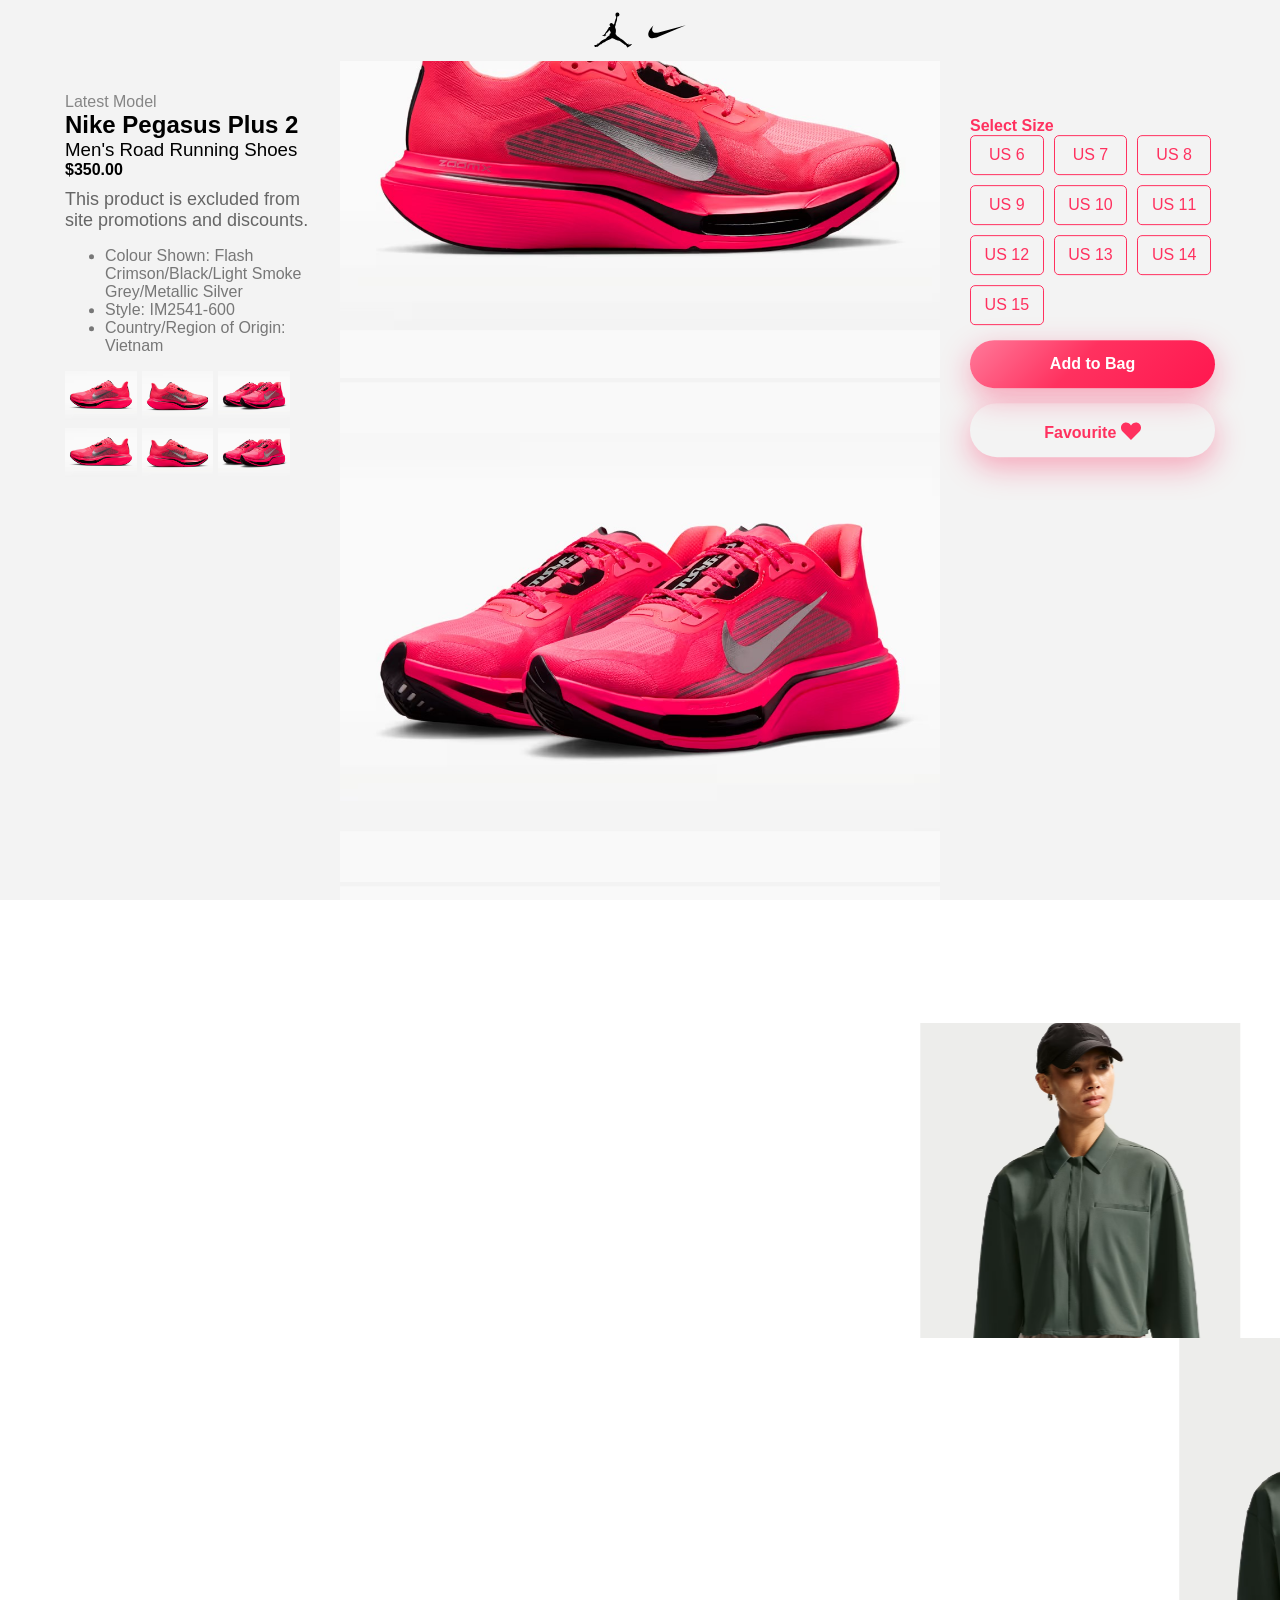
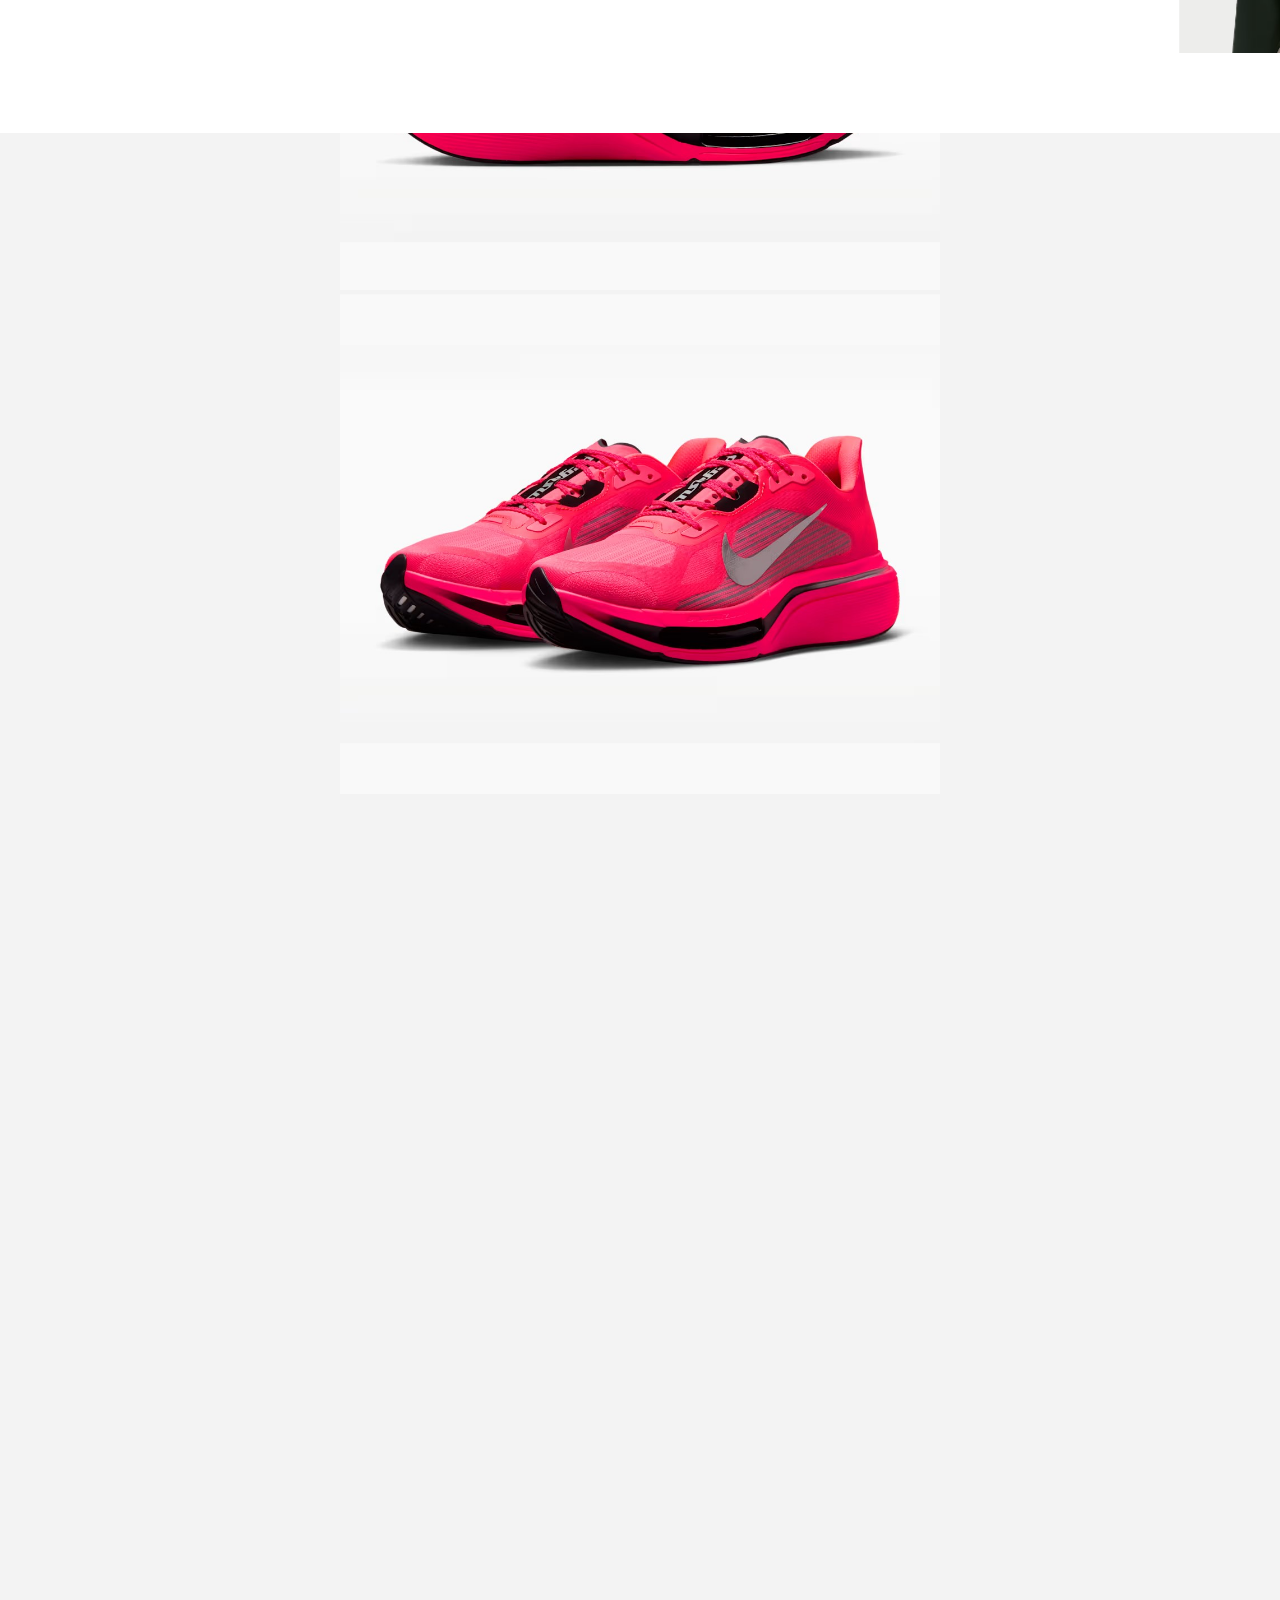
<file: index.html>
<!DOCTYPE html>
<html lang="en">
<head>
    <meta charset="UTF-8">
    <meta name="viewport" content="width=device-width, initial-scale=1.0">
    <title>Nike - Redesign</title>
    <link href="css/style.css" rel="stylesheet" >
</head>
<body>
    <div class="cst-sections">
        <div class="cst-header-section">
            <div>
                <div class="cst-header-logo">
                    <a class="cst-header-image">
                        <svg aria-hidden="true" focusable="false" viewBox="0 0 24 24" role="img" width="24px" height="24px" fill="none"><path fill="currentColor" fill-rule="evenodd" d="M13.182 3.733c-.012-.039-.012-.039-.012-.072a.966.966 0 01.922-1.007.97.97 0 011.007.922.964.964 0 01-.917 1.007c-.027.004-.062 0-.101 0-.016.004-.04.004-.056.022-.056.084.14.073-.005.44 0 0 0 .038-.012.077-.012.14-.08.562-.096.793.029.04.04.05.029.13a6.003 6.003 0 01-.09.534c-.04.14-.096.174-.147.202-.073.298-.095.545-.281.905-.022.276-.045.35-.106.484-.017.4.01.46-.281 1.101-.08.3-.017.507.05.821.068.321.276.461.298.793.05.771.017 1.305-.163 1.907l.135.348c.18.084.618.326.36.675.343.19.865.394 1.28.781.176.147.35.315.513.5.316.057.276.08.506.231.675.438 1.749 1.304 2.373 1.906.112.067.147.112.236.163.01.023.017.034.01.04-.026.072-.026.072-.06.14.039.04.095.073.134.107.04.005.04-.006.096-.017.079.073.18.135.214.135.106-.022.084-.005.185-.1.029-.035.084 0 .084 0 .04-.04.113-.119.214-.176.079-.045.23-.045.23-.045.052.006.04.051.029.073-.057.023-.18.057-.247.108-.152.14-.276.353-.276.353.299-.033.484.045.719.023.136-.005.237.006.377-.09 0 0 .14-.096.265-.14.118-.05.23-.017.33.062.069.084.119.084 0 .196-.044.045-.1.096-.18.17-.133.123-.313.291-.5.432a3.11 3.11 0 01-.527.315c-.338.23-.26.174-.523.394-.03.022-.124.078-.163.106-.107.062-.135.006-.197-.118 0 0-.028-.045-.08-.14-.05-.107-.09-.23-.072-.23-.062-.007-.331-.344-.331-.41-.063-.013-.304-.26-.31-.31l-.214-.18c-.253.044-.31-.113-.961-.608-.08-.006-.197-.05-.36-.174-.298-.253-1.007-.815-1.124-.883-.13-.067-.281-.134-.383-.214-.146-.022-.218-.05-.298-.067-.08-.022-.14-.057-.326-.079-.303-.045-.618-.18-.911-.337-.14-.073-.264-.107-.382-.169-.27-.124-.506-.236-.686-.28a2.148 2.148 0 01-.568-.226c-.061-.034-.095-.06-.134-.073-.09-.022-.153.006-.192.022-.23.108-.438.203-.636.31-.18.09-.348.186-.528.286a7.971 7.971 0 01-.534.254s-.534.253-.832.348c-.26.197-.787.546-1.107.715-.158.073-.467.252-.608.292-.08.061-.371.258-.596.421-.18.124-.31.231-.31.231-.106.084-.101.13-.28.045a1.491 1.491 0 00-.13.096c-.14.095-.146.073-.202.067-.101.08-.113.04-.197.13-.061.084 0 .061-.118.106-.028.006-.04.04-.057.056-.094.073-.1.293-.325.304-.135.09-.107.203-.197.191 0 .102-.18.23-.214.23-.292.096-.304-.118-.646.035-.045.016-.113.072-.197.084-.152.022-.332-.006-.444-.102a1.93 1.93 0 01-.326-.398c-.051-.13-.017-.208.163-.332.073-.045.084-.079.208-.084.06-.024.045.01.15-.024.064-.016.064-.005.193-.005.028-.017.067-.022.124-.045.1-.034.196-.062.196-.062s.028-.023.124-.01c.078-.035.169-.08.214-.097-.012-.124.005-.124.06-.174.08-.062.09-.05.148-.01.022-.007.039-.013.027-.035-.01-.073-.061-.107-.045-.247-.022-.057-.061-.129-.05-.174.01-.045.028-.069.056-.079.029-.012.045.006.057.022.028.034.05.135.05.135.006.118.04.26.152.18.067-.062.084-.242.214-.203l.096.085c.084-.073.084-.073.14-.107 0 0-.08-.073-.012-.135.045-.039.108-.067.208-.175.276-.292.422-.42.714-.657a6.811 6.811 0 011.699-.939c.146-.174.28-.286.585-.304.377-.606 1.085-1.136 1.248-1.22.134-.23.19-.208.365-.247.135-.107.175-.107.23-.214.063-.23-.112-.86.383-.877.112-.146.078-.112.196-.248a2.19 2.19 0 01-.118-.5c-.005-.016-.196-.157-.13-.332a2.33 2.33 0 01-.268-.432.202.202 0 01-.063-.012c-.022-.005-.055-.005-.09-.005-.078.196-.163.208-.303.253-.26.512-.35.731-1.046 1.142-.28.298-.382.64-.382.634a.46.46 0 00-.012.321c-.045.107-.027.124-.027.124.01.045.056.106.106.112.079.023.169.023.158.118-.011.113-.163.09-.237.073-.275-.05-.185-.23-.365-.174-.141.085-.196.348-.416.31-.028-.023-.017-.074.006-.119.028-.06.084-.118.056-.14-.146.04-.433.123-.433.123-.135.04-.281-.039-.147-.124.063-.022.153-.05.265-.118 0 0 .062-.072-.057-.039a1.144 1.144 0 01-.416.045s-.257-.039-.292-.056c-.028-.022-.061-.107.017-.1a2.71 2.71 0 00.563-.068c.095-.035.28-.14.382-.186 0 0 .113-.157.18-.19.107-.114.19-.18.28-.299.09-.18.192-.46.5-.906a4.16 4.16 0 01.535-.646s.062-.338.343-.573c.063-.14.157-.31.259-.462a1.7 1.7 0 00.106-.168c.09-.13.186-.377.518-.41 0 0 .147-.102.197-.175.084-.073.074-.186.14-.259-.106-.106-.365-.309-.382-.573a.85.85 0 01.265-.692c.196-.185.398-.275.646-.258.309.055.366.157.455.258.09.101.13.04.163.146.259.073.248.045.237.236.045.057.106.108.1.214.085-.175.108-.208.344-.399.062-.157.1-.315.15-.478.052-.146.114-.298.154-.41-.04-.326.06-.377.196-.664-.022-.039-.016-.05-.006-.112.057-.192.136-.433.186-.596 0 0 .017-.063.085-.063.06-.202.157-.579.179-.663.062-.208.029-.287-.01-.41-.012-.04-.006-.09-.03-.136a5.483 5.483 0 01-.19-.41c-.028-.073-.08-.354-.08-.354-.004-.062-.004-.09-.004-.09z" clip-rule="evenodd"></path></svg>
                        <svg aria-hidden="true" class="swoosh-svg" focusable="false" viewBox="0 0 24 24" role="img" width="24px" height="24px" fill="none"><path fill="currentColor" fill-rule="evenodd" d="M21 8.719L7.836 14.303C6.74 14.768 5.818 15 5.075 15c-.836 0-1.445-.295-1.819-.884-.485-.76-.273-1.982.559-3.272.494-.754 1.122-1.446 1.734-2.108-.144.234-1.415 2.349-.025 3.345.275.2.666.298 1.147.298.386 0 .829-.063 1.316-.19L21 8.719z" clip-rule="evenodd"></path></svg>
                    </a>
                </div>
                <div class="cst-header-navigations">
                    <div>
                        
                    </div>
                </div>
            </div>
        </div>
        <div class="cst-main-sections">
            <!-- <div class="cst-atf-section-fake"></div> -->
            <div class="cst-atf-section">
                <div class="cst-box">
                    <div class="cst-row-1 cst-row">
                        <div class="cst-col cst-col-1">
                            <div class="cst-title-container">
                                <span>Latest Model</span>
                                <h2>Nike Pegasus Plus 2</h2>
                                <h3>Men's Road Running Shoes</h3>
                                <h4>$350.00</h4>
                                <p>This product is excluded from site promotions and discounts.</p>
                                <ul>
                                    <li>Colour Shown: Flash Crimson/Black/Light Smoke Grey/Metallic Silver</li>
                                    <li>Style: IM2541-600</li>
                                    <li>Country/Region of Origin: Vietnam</li>
                                </ul>
                                <div class="cst-thumbnail-container">
                                    <div class="cst-thumbnail">
                                        <img src="img/pg-img-1.jpg" width="100">
                                    </div>
                                    <div class="cst-thumbnail">
                                        <img src="img/pg-img-2.jpg" width="100">
                                    </div>
                                    <div class="cst-thumbnail">
                                        <img src="img/pg-img-3.jpg" width="100">
                                    </div>
                                    <div class="cst-thumbnail">
                                        <img src="img/pg-img-1.jpg" width="100">
                                    </div>
                                    <div class="cst-thumbnail">
                                        <img src="img/pg-img-2.jpg" width="100">
                                    </div>
                                    <div class="cst-thumbnail">
                                        <img src="img/pg-img-3.jpg" width="100">
                                    </div>
                                </div>
                            </div>
                        </div>
                        <div class="cst-col cst-col-2">
                            <div class="cst-gsap-scroll-1">
                                <div class="cst-image-container-1">
                                    <img class="cst-img" src="img/pg-img-1.jpg" width="600">
                                </div>
                                <div class="cst-image-container-1">
                                    <img class="cst-img" src="img/pg-img-2.jpg" width="600">
                                </div>
                                <div class="cst-image-container-1">
                                    <img class="cst-img" src="img/pg-img-3.jpg" width="600">
                                </div>
                                <div class="cst-image-container-1">
                                    <img class="cst-img" src="img/pg-img-1.jpg" width="600">
                                </div>
                                <div class="cst-image-container-1">
                                    <img class="cst-img" src="img/pg-img-2.jpg" width="600">
                                </div>
                                <div class="cst-image-container-1">
                                    <img class="cst-img" src="img/pg-img-3.jpg" width="600">
                                </div>
                            </div>
                        </div>
                        <div class="cst-col cst-col-3">
                            <div class="cst-right-details-container">
                                <div class="cst-right-contents">
                                    <div class="cst-right-box">
                                        <!-- <h3 class="cst-price">$350.00</h3> -->
                                        <h4>Select Size</h4>
                                        <div class="cst-sizes-container">
                                            <div class="cst-sizes-lists">
                                                <div class="cst-size">
                                                    <span>US 6</span>
                                                </div>
                                                <div class="cst-size">
                                                    <span>US 7</span>
                                                </div>
                                                <div class="cst-size">
                                                    <span>US 8</span>
                                                </div>
                                                <div class="cst-size">
                                                    <span>US 9</span>
                                                </div>
                                                <div class="cst-size">
                                                    <span>US 10</span>
                                                </div>
                                                <div class="cst-size">
                                                    <span>US 11</span>
                                                </div>
                                                <div class="cst-size">
                                                    <span>US 12</span>
                                                </div>
                                                <div class="cst-size">
                                                    <span>US 13</span>
                                                </div>
                                                <div class="cst-size">
                                                    <span>US 14</span>
                                                </div>
                                                <div class="cst-size">
                                                    <span>US 15</span>
                                                </div>
                                            </div>
                                            <div class="cst-submit-container">
                                                <div class="cst-submit-btn">
                                                    Add to Bag
                                                </div>
                                                <div class="cst-submit-btn fav">
                                                    Favourite
                                                    <?xml version="1.0" encoding="utf-8"?><!-- Uploaded to: SVG Repo, www.svgrepo.com, Generator: SVG Repo Mixer Tools -->
                                                    <svg width="800px" height="800px" viewBox="0 0 16 16" fill="none" xmlns="http://www.w3.org/2000/svg">
                                                    <path d="M1.24264 8.24264L8 15L14.7574 8.24264C15.553 7.44699 16 6.36786 16 5.24264V5.05234C16 2.8143 14.1857 1 11.9477 1C10.7166 1 9.55233 1.55959 8.78331 2.52086L8 3.5L7.21669 2.52086C6.44767 1.55959 5.28338 1 4.05234 1C1.8143 1 0 2.8143 0 5.05234V5.24264C0 6.36786 0.44699 7.44699 1.24264 8.24264Z" fill="#000000"/>
                                                    </svg>
                                                </div>
                                            </div>
                                        </div>
                                    </div>
                                </div>
                            </div>
                        </div>
                    </div>
                </div>
            </div>
            <div class="cst-section-2">
                <div class="cst-box cst-box-1">
                    <div class="cst-row cst-animated-0">
                        <div class="cst-title-container">
                            <h2>Best Sellers</h2>
                        </div>
                    </div>
                </div>
                <div class="cst-box cst-box-2 cst-image-marquee" data-direction="left" data-speed="80" data-drag="1">
                    <div class="cst-image-marquee-track">
                        <div class="cst-row cst-image-marquee-group">
                            <div class="cst-col cst-animated-1 cst-marquee-item">
                                <div class="cst-img-cont">
                                    <img src="img/ts-1.avif">
                                </div>
                                <a href="https://www.facebook.com/" class="cst-best-seller-title">
                                    <p>Nike 24.7 ImpossiblySoft</p>
                                </a>
                            </div>
                            <div class="cst-col cst-aniamted-2 cst-marquee-item">
                                <div class="cst-img-cont">
                                    <img src="img/ts-2.avif">
                                </div>
                                <a href="javascript:void(0)" class="cst-best-seller-title">
                                    <p>Nike 24.7 ImpossiblySoft Light</p>
                                </a>
                            </div>
                            <div class="cst-col cst-animated-3 cst-marquee-item">
                                <div class="cst-img-cont">
                                    <img src="img/ts-3.avif">
                                </div>
                                <a href="javascript:void(0)" class="cst-best-seller-title">
                                    <p>Nike 24.7 ImpossiblySoft Light</p>
                                </a>
                            </div>
                            <div class="cst-col cst-animated-2 cst-marquee-item">
                                <div class="cst-img-cont">
                                    <img src="img/ts-4.avif">
                                </div>
                                <a href="javascript:void(0)" class="cst-best-seller-title">
                                    <p>Nike 24.7 PerfectStretch</p>
                                </a>
                            </div>
                            <div class="cst-col cst-animated-1 cst-marquee-item">
                                <div class="cst-img-cont">
                                    <img src="img/ts-5.avif">
                                </div>
                                <a href="javascript:void(0)" class="cst-best-seller-title">
                                    <p>Nike 24.7 PerfectStretch</p>
                                </a>
                            </div>
                            <div class="cst-col cst-animated-1 cst-marquee-item">
                                <div class="cst-img-cont">
                                    <img src="img/ts-1.avif">
                                </div>
                                <a href="https://www.facebook.com/" class="cst-best-seller-title">
                                    <p>Nike 24.7 ImpossiblySoft</p>
                                </a>
                            </div>
                            <div class="cst-col cst-aniamted-2 cst-marquee-item">
                                <div class="cst-img-cont">
                                    <img src="img/ts-2.avif">
                                </div>
                                <a href="javascript:void(0)" class="cst-best-seller-title">
                                    <p>Nike 24.7 ImpossiblySoft Light</p>
                                </a>
                            </div>
                            <div class="cst-col cst-animated-3 cst-marquee-item">
                                <div class="cst-img-cont">
                                    <img src="img/ts-3.avif">
                                </div>
                                <a href="javascript:void(0)" class="cst-best-seller-title">
                                    <p>Nike 24.7 ImpossiblySoft Light</p>
                                </a>
                            </div>
                            <div class="cst-col cst-animated-2 cst-marquee-item">
                                <div class="cst-img-cont">
                                    <img src="img/ts-4.avif">
                                </div>
                                <a href="javascript:void(0)" class="cst-best-seller-title">
                                    <p>Nike 24.7 PerfectStretch</p>
                                </a>
                            </div>
                            <div class="cst-col cst-animated-1 cst-marquee-item">
                                <div class="cst-img-cont">
                                    <img src="img/ts-5.avif">
                                </div>
                                <a href="javascript:void(0)" class="cst-best-seller-title">
                                    <p>Nike 24.7 PerfectStretch</p>
                                </a>
                            </div>
                        </div>
                    </div>
                </div>
                <div class="cst-box cst-box-2 cst-image-marquee" data-direction="right" data-speed="80" data-drag="1">
                    <div class="cst-image-marquee-track">
                        <div class="cst-row cst-image-marquee-group">
                            <div class="cst-col cst-animated-1 cst-marquee-item">
                                <div class="cst-img-cont">
                                    <img src="img/ts-1.avif">
                                </div>
                                <a href="https://www.facebook.com/" class="cst-best-seller-title">
                                    <p>Nike 24.7 ImpossiblySoft</p>
                                </a>
                            </div>
                            <div class="cst-col cst-aniamted-2 cst-marquee-item">
                                <div class="cst-img-cont">
                                    <img src="img/ts-2.avif">
                                </div>
                                <a href="javascript:void(0)" class="cst-best-seller-title">
                                    <p>Nike 24.7 ImpossiblySoft Light</p>
                                </a>
                            </div>
                            <div class="cst-col cst-animated-3 cst-marquee-item">
                                <div class="cst-img-cont">
                                    <img src="img/ts-3.avif">
                                </div>
                                <a href="javascript:void(0)" class="cst-best-seller-title">
                                    <p>Nike 24.7 ImpossiblySoft Light</p>
                                </a>
                            </div>
                            <div class="cst-col cst-animated-2 cst-marquee-item">
                                <div class="cst-img-cont">
                                    <img src="img/ts-4.avif">
                                </div>
                                <a href="javascript:void(0)" class="cst-best-seller-title">
                                    <p>Nike 24.7 PerfectStretch</p>
                                </a>
                            </div>
                            <div class="cst-col cst-animated-1 cst-marquee-item">
                                <div class="cst-img-cont">
                                    <img src="img/ts-5.avif">
                                </div>
                                <a href="javascript:void(0)" class="cst-best-seller-title">
                                    <p>Nike 24.7 PerfectStretch</p>
                                </a>
                            </div>
                            <div class="cst-col cst-animated-1 cst-marquee-item">
                                <div class="cst-img-cont">
                                    <img src="img/ts-1.avif">
                                </div>
                                <a href="https://www.facebook.com/" class="cst-best-seller-title">
                                    <p>Nike 24.7 ImpossiblySoft</p>
                                </a>
                            </div>
                            <div class="cst-col cst-aniamted-2 cst-marquee-item">
                                <div class="cst-img-cont">
                                    <img src="img/ts-2.avif">
                                </div>
                                <a href="javascript:void(0)" class="cst-best-seller-title">
                                    <p>Nike 24.7 ImpossiblySoft Light</p>
                                </a>
                            </div>
                            <div class="cst-col cst-animated-3 cst-marquee-item">
                                <div class="cst-img-cont">
                                    <img src="img/ts-3.avif">
                                </div>
                                <a href="javascript:void(0)" class="cst-best-seller-title">
                                    <p>Nike 24.7 ImpossiblySoft Light</p>
                                </a>
                            </div>
                            <div class="cst-col cst-animated-2 cst-marquee-item">
                                <div class="cst-img-cont">
                                    <img src="img/ts-4.avif">
                                </div>
                                <a href="javascript:void(0)" class="cst-best-seller-title">
                                    <p>Nike 24.7 PerfectStretch</p>
                                </a>
                            </div>
                            <div class="cst-col cst-animated-1 cst-marquee-item">
                                <div class="cst-img-cont">
                                    <img src="img/ts-5.avif">
                                </div>
                                <a href="javascript:void(0)" class="cst-best-seller-title">
                                    <p>Nike 24.7 PerfectStretch</p>
                                </a>
                            </div>
                        </div>
                    </div>
                </div>
            </div>
            <!-- <div class="cst-section-3">
                <div class="cst-video-bg">
                    <video class="cst-video-src" autoplay muted loop>
                        <source src="video/sec-3-vid.mp4" type="video/mp4">
                    </video>
                </div>
                <div class="cst-box cst-box-1">
                    <div class="cst-row cst-animated-0">
                        <div class="cst-title-container">
                            <h2>Contact Us</h2>
                        </div>
                    </div>
                </div>
            </div> -->
        </div>
    </div>
    <script src="js/image-marque.js"></script>
    <script src="js/script.js"></script>
</body>
</html>
</file>
<file: css/style.css>
.cst-header-section {
  position: fixed;
  left: 0;
  top: 0;
  width: 100%;
  z-index: 11;
  background-color: #F3F3F3;
}
.cst-header-section .cst-header-logo {
  text-align: center;
  display: block;
  padding-top: 7px;
}
.cst-header-section .cst-header-logo a.cst-header-image {
  display: inline-block;
}
.cst-header-section .cst-header-logo a.cst-header-image svg {
  width: 50px;
  height: auto;
  display: inline-block;
}

.cst-atf-section-fake {
  display: block;
  width: 100%;
  height: 100%;
}

.cst-atf-section {
  top: 70px;
  left: 0;
  width: 100%;
  height: 100%;
  z-index: 1;
}
.cst-atf-section .cst-row-1 {
  padding: 30px 50px;
  display: flex;
}
.cst-atf-section .cst-row-1 .cst-col {
  width: 100%;
  padding: 15px;
  display: flex;
  align-items: flex-start;
}
.cst-atf-section .cst-row-1 .cst-col .cst-img {
  height: 500px;
  object-fit: contain;
  background-color: #F9F9F9;
}
.cst-atf-section .cst-row-1 .cst-col .cst-title-container span {
  color: #868686;
}
.cst-atf-section .cst-row-1 .cst-col .cst-title-container li {
  color: #777777;
}
.cst-atf-section .cst-row-1 .cst-col .cst-title-container h3 {
  font-weight: 400;
}
.cst-atf-section .cst-row-1 .cst-col .cst-title-container p {
  color: #656565;
}
.cst-atf-section .cst-row-1 .cst-col-1, .cst-atf-section .cst-row-1 .cst-col-3 {
  max-height: 85vh;
  align-items: center;
}
.cst-atf-section .cst-row-1 .cst-col-1 .cst-title-container .cst-thumbnail-container {
  display: flex;
  flex-wrap: wrap;
  grid-gap: 5px;
}
.cst-atf-section .cst-row-1 .cst-col-1 .cst-title-container .cst-thumbnail-container .cst-thumbnail {
  width: calc(33.3333333333% - 10px);
}
.cst-atf-section .cst-row-1 .cst-col-1 .cst-title-container .cst-thumbnail-container .cst-thumbnail img {
  width: 100%;
}
.cst-atf-section .cst-row-1 .cst-col-2 {
  display: block;
}
.cst-atf-section .cst-row-1 .cst-col-3 .cst-right-details-container .cst-right-contents .cst-right-box > h4 {
  color: #ff315f;
}
.cst-atf-section .cst-row-1 .cst-col-3 .cst-right-details-container .cst-right-contents .cst-right-box .cst-price {
  margin-bottom: 15px;
}
.cst-atf-section .cst-row-1 .cst-col-3 .cst-right-details-container .cst-right-contents .cst-right-box .cst-sizes-container .cst-sizes-lists {
  display: flex;
  flex-wrap: wrap;
  grid-gap: 10px;
}
.cst-atf-section .cst-row-1 .cst-col-3 .cst-right-details-container .cst-right-contents .cst-right-box .cst-sizes-container .cst-sizes-lists .cst-size {
  padding: 10px;
  width: calc(33.3333333333% - 30px);
  border: solid 1px #ff315f;
  text-align: center;
  border-radius: 5px;
  color: #ff315f;
  cursor: pointer;
}
.cst-atf-section .cst-row-1 .cst-col-3 .cst-right-details-container .cst-right-contents .cst-right-box .cst-sizes-container .cst-sizes-lists .cst-size.cst-active {
  background: linear-gradient(135deg, #ff7a9a 0%, #ff315f 45%, #ff174f 100%);
  color: #fff;
  border-color: #ff174f;
}
.cst-atf-section .cst-row-1 .cst-col-3 .cst-right-details-container .cst-right-contents .cst-right-box .cst-sizes-container .cst-submit-container .cst-submit-btn {
  background: linear-gradient(135deg, #ff7a9a 0%, #ff315f 45%, #ff174f 100%);
  color: #ffffff;
  border: none;
  padding: 15px 40px;
  border-radius: 50px;
  font-weight: 700;
  cursor: pointer;
  box-shadow: 0 10px 30px rgba(255, 23, 79, 0.35);
  transition: transform 0.3s ease, box-shadow 0.3s ease, background 0.3s ease;
  display: block;
  margin-top: 15px;
  text-align: center;
}
.cst-atf-section .cst-row-1 .cst-col-3 .cst-right-details-container .cst-right-contents .cst-right-box .cst-sizes-container .cst-submit-container .cst-submit-btn:hover {
  background: linear-gradient(135deg, #ff315f 0%, #ff174f 55%, #d9003f 100%);
  transform: translateY(-3px);
  box-shadow: 0 15px 45px rgba(255, 23, 79, 0.55);
}
.cst-atf-section .cst-row-1 .cst-col-3 .cst-right-details-container .cst-right-contents .cst-right-box .cst-sizes-container .cst-submit-container .cst-submit-btn:active {
  transform: translateY(0);
}
.cst-atf-section .cst-row-1 .cst-col-3 .cst-right-details-container .cst-right-contents .cst-right-box .cst-sizes-container .cst-submit-container .cst-submit-btn.fav {
  background: transparent;
  color: #ff315f;
}
.cst-atf-section .cst-row-1 .cst-col-3 .cst-right-details-container .cst-right-contents .cst-right-box .cst-sizes-container .cst-submit-container .cst-submit-btn.fav svg {
  width: 20px;
  height: auto;
  display: inline-block;
  position: relative;
  top: 3px;
}
.cst-atf-section .cst-row-1 .cst-col-3 .cst-right-details-container .cst-right-contents .cst-right-box .cst-sizes-container .cst-submit-container .cst-submit-btn.fav svg path {
  fill: #ff315f;
}

.cst-section-2 {
  background-color: #fff;
  position: relative;
  z-index: 10;
  padding: 80px 0;
  overflow: hidden;
  width: 100%;
}
.cst-section-2 .cst-box.cst-box-1 {
  padding: 0 65px;
}
.cst-section-2 .cst-box.cst-box-2 {
  padding: 0;
}
.cst-section-2 .cst-box .cst-row {
  display: flex;
  grid-gap: 20px;
}
.cst-section-2 .cst-box .cst-row .cst-title-container {
  margin-bottom: 15px;
  width: 100%;
}
.cst-section-2 .cst-box .cst-row .cst-title-container h2 {
  text-align: center;
}
.cst-section-2 .cst-box .cst-row .cst-col {
  width: 100%;
  display: flex;
  position: relative;
}
.cst-section-2 .cst-box .cst-row .cst-col .cst-img-cont {
  width: 100%;
  height: 100%;
}
.cst-section-2 .cst-box .cst-row .cst-col .cst-img-cont img {
  width: 100%;
  height: auto;
  display: block;
}
.cst-section-2 .cst-box .cst-row .cst-col .cst-best-seller-title {
  position: absolute;
  top: 0;
  left: 0;
  width: 100%;
  height: 100%;
  display: flex;
  align-items: center;
  justify-content: center;
  background-color: rgba(0, 0, 0, 0.4745098039);
  text-decoration: none;
  color: #fff;
  opacity: 0;
  transition: 0.7s;
}
.cst-section-2 .cst-box .cst-row .cst-col .cst-best-seller-title:hover {
  opacity: 1;
}
.cst-section-2 .cst-animated-0 {
  transform: scale(0);
  transition: 0.7s;
  opacity: 0;
}
.cst-section-2 .cst-animated-1 {
  transform: translateX(-100%);
  opacity: 0;
  transition: 0.7s;
}
.cst-section-2 .cst-aniamted-2 {
  transform: translateY(100%);
  opacity: 0;
  transition: 0.7s;
}
.cst-section-2 .cst-animated-3 {
  transform: translateX(100%);
  opacity: 0;
  transition: 0.7s;
}

.cst-active-gsap + .fixed-gsap .cst-animated-1 {
  transform: translateX(0%);
  opacity: 1;
  transition-delay: 0.2s;
}
.cst-active-gsap + .fixed-gsap .cst-aniamted-2 {
  transform: translateY(0);
  opacity: 1;
  transition-delay: 0.4s;
}
.cst-active-gsap + .fixed-gsap .cst-animated-3 {
  transform: translateX(0%);
  opacity: 1;
  transition-delay: 0.6s;
}
.cst-active-gsap + .fixed-gsap .cst-animated-0 {
  transform: scale(1);
  transition-delay: 0.1s;
  opacity: 1;
}
.cst-active-gsap + .fixed-gsap .cst-box {
  padding-top: 20px;
}

.cst-section-3 {
  min-height: 100vh;
  min-width: 100%;
  position: relative;
  display: flex;
  align-items: center;
  justify-content: center;
}
.cst-section-3 .cst-video-bg {
  width: 100%;
  height: 100%;
  position: absolute;
}
.cst-section-3 .cst-video-bg video {
  display: block;
  width: 100%;
  height: 100%;
  object-fit: cover;
}
.cst-section-3 .cst-box .cst-animated-0 .cst-title-container h2 {
  color: #fff;
  font-size: 100px;
  text-align: center;
}

.scroll-waiting + div.fixed-gsap {
  top: 100%;
  transition: 0.2s;
}

.cst-passed-gsap + div.fixed-gsap {
  top: -100%;
  transition: 0.2s;
}

.cst-active-gsap + div.fixed-gsap {
  top: 0;
  height: 100%;
  padding-bottom: 0;
}

.cst-section-2 .cst-box-2 .cst-image-marquee {
  width: 100%;
  overflow: hidden;
  position: relative;
}
.cst-section-2 .cst-box-2 .cst-image-marquee,
.cst-section-2 .cst-box-2 .cst-image-marquee * {
  user-select: none;
  -webkit-user-select: none;
  -moz-user-select: none;
  -ms-user-select: none;
}
.cst-section-2 .cst-box-2 .cst-image-marquee {
  cursor: grab;
  touch-action: pan-y;
}
.cst-section-2 .cst-box-2 .cst-image-marquee.is-dragging {
  cursor: grabbing;
}
.cst-section-2 .cst-box-2 .cst-image-marquee img,
.cst-section-2 .cst-box-2 .cst-image-marquee a {
  -webkit-user-drag: none;
}
.cst-section-2 .cst-box-2 .cst-image-marquee a {
  pointer-events: auto;
}
.cst-section-2 .cst-box-2 {
  /*
  * Moving track
  */
}
.cst-section-2 .cst-box-2 .cst-image-marquee-track {
  display: flex;
  width: max-content;
  will-change: transform;
}
.cst-section-2 .cst-box-2 {
  /*
  * One complete image group
  */
}
.cst-section-2 .cst-box-2 .cst-image-marquee-group {
  display: flex;
  flex-shrink: 0;
  gap: 30px;
  /*
  * IMPORTANT:
  *
  * This creates the same 30px spacing
  * between the end of one group and
  * the beginning of the duplicate.
  */
  padding-right: 30px;
}
.cst-section-2 .cst-box-2 .cst-marquee-item.cst-marquee-item.cst-marquee-item img {
  width: 100%;
  height: 100%;
  display: block;
  object-fit: cover;
}
.cst-section-2 .cst-box-2 .cst-marquee-item.cst-marquee-item.cst-marquee-item {
  flex: 0 0 auto;
  width: 320px;
  height: 35vh;
  overflow: hidden;
}

body {
  margin: 0;
  font-family: Arial, Helvetica, sans-serif;
  background-color: #F3F3F3;
}
body h1, body h2, body h3, body h4, body h5, body h6, body p {
  margin: 0;
}
body p {
  font-size: 18px;
  margin-top: 10px;
}
body .fixed-gsap {
  position: fixed;
}

/*# sourceMappingURL=style.css.map */
</file>
